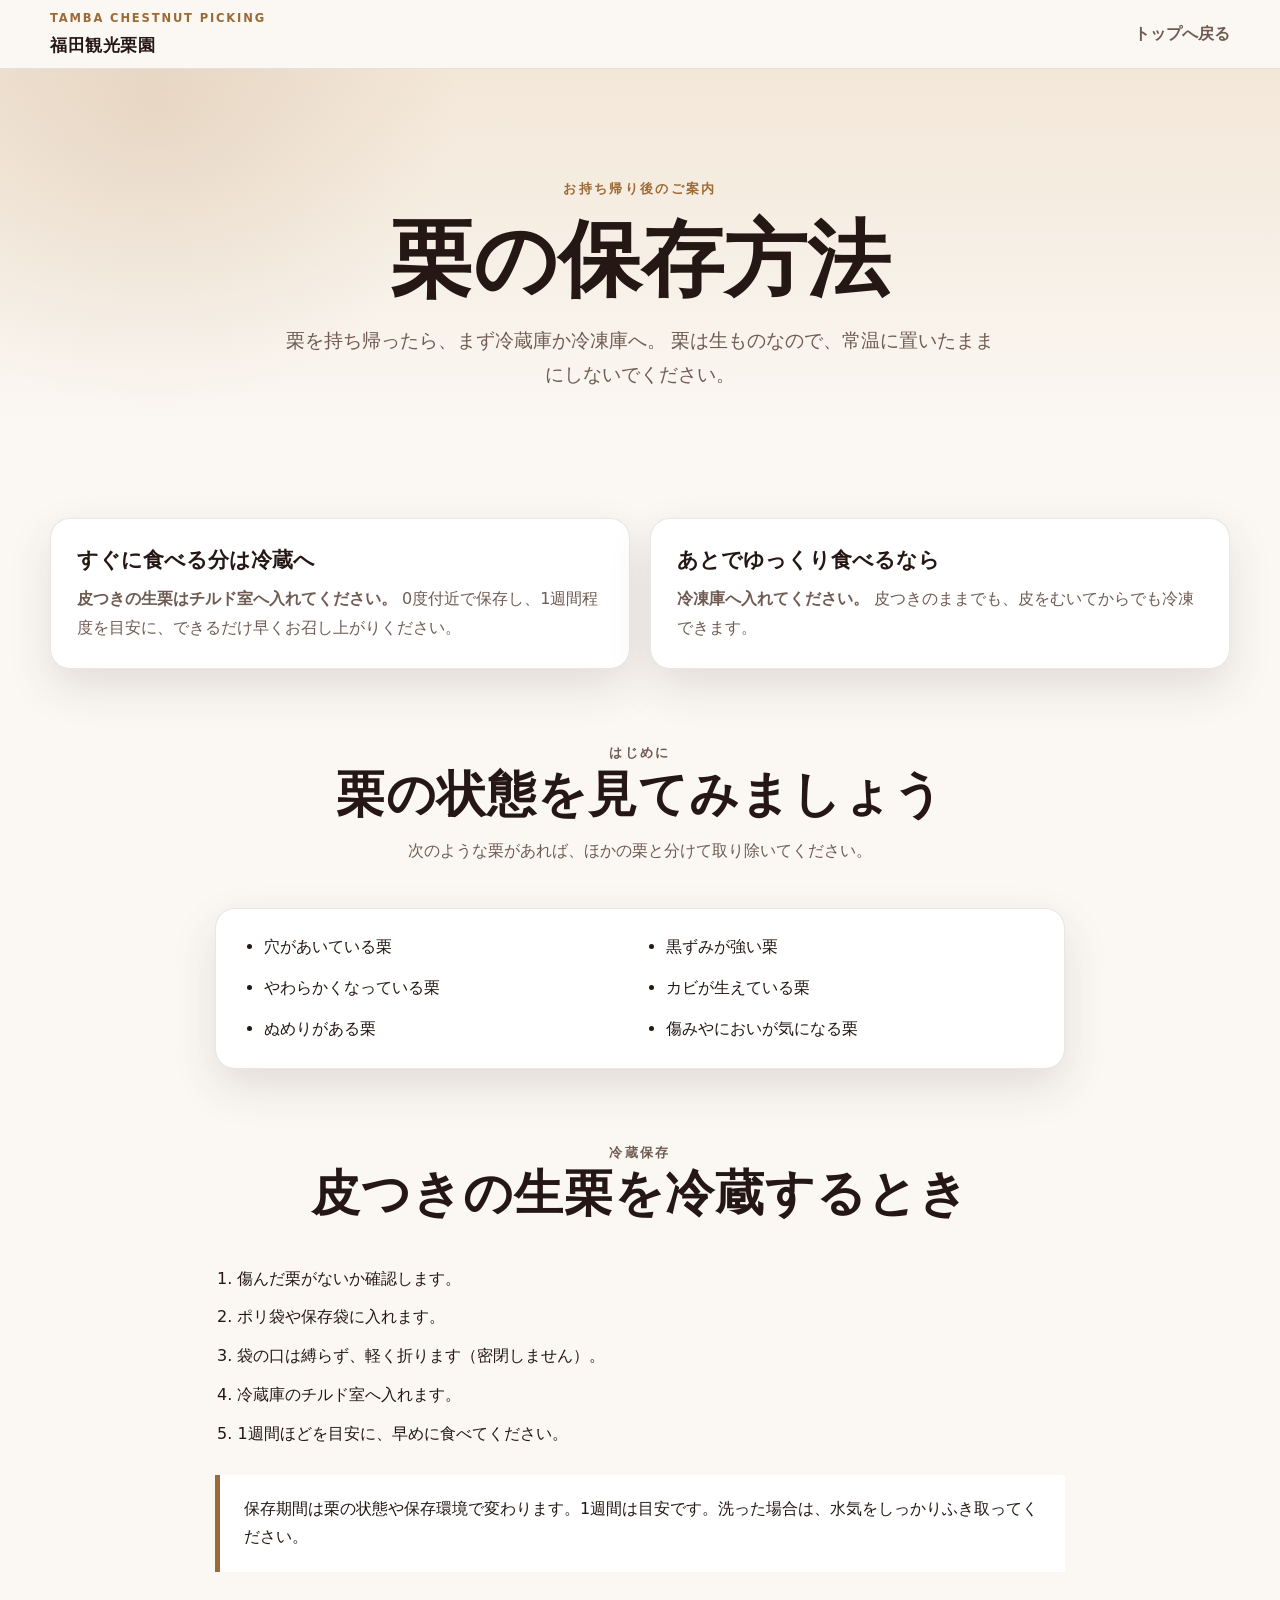
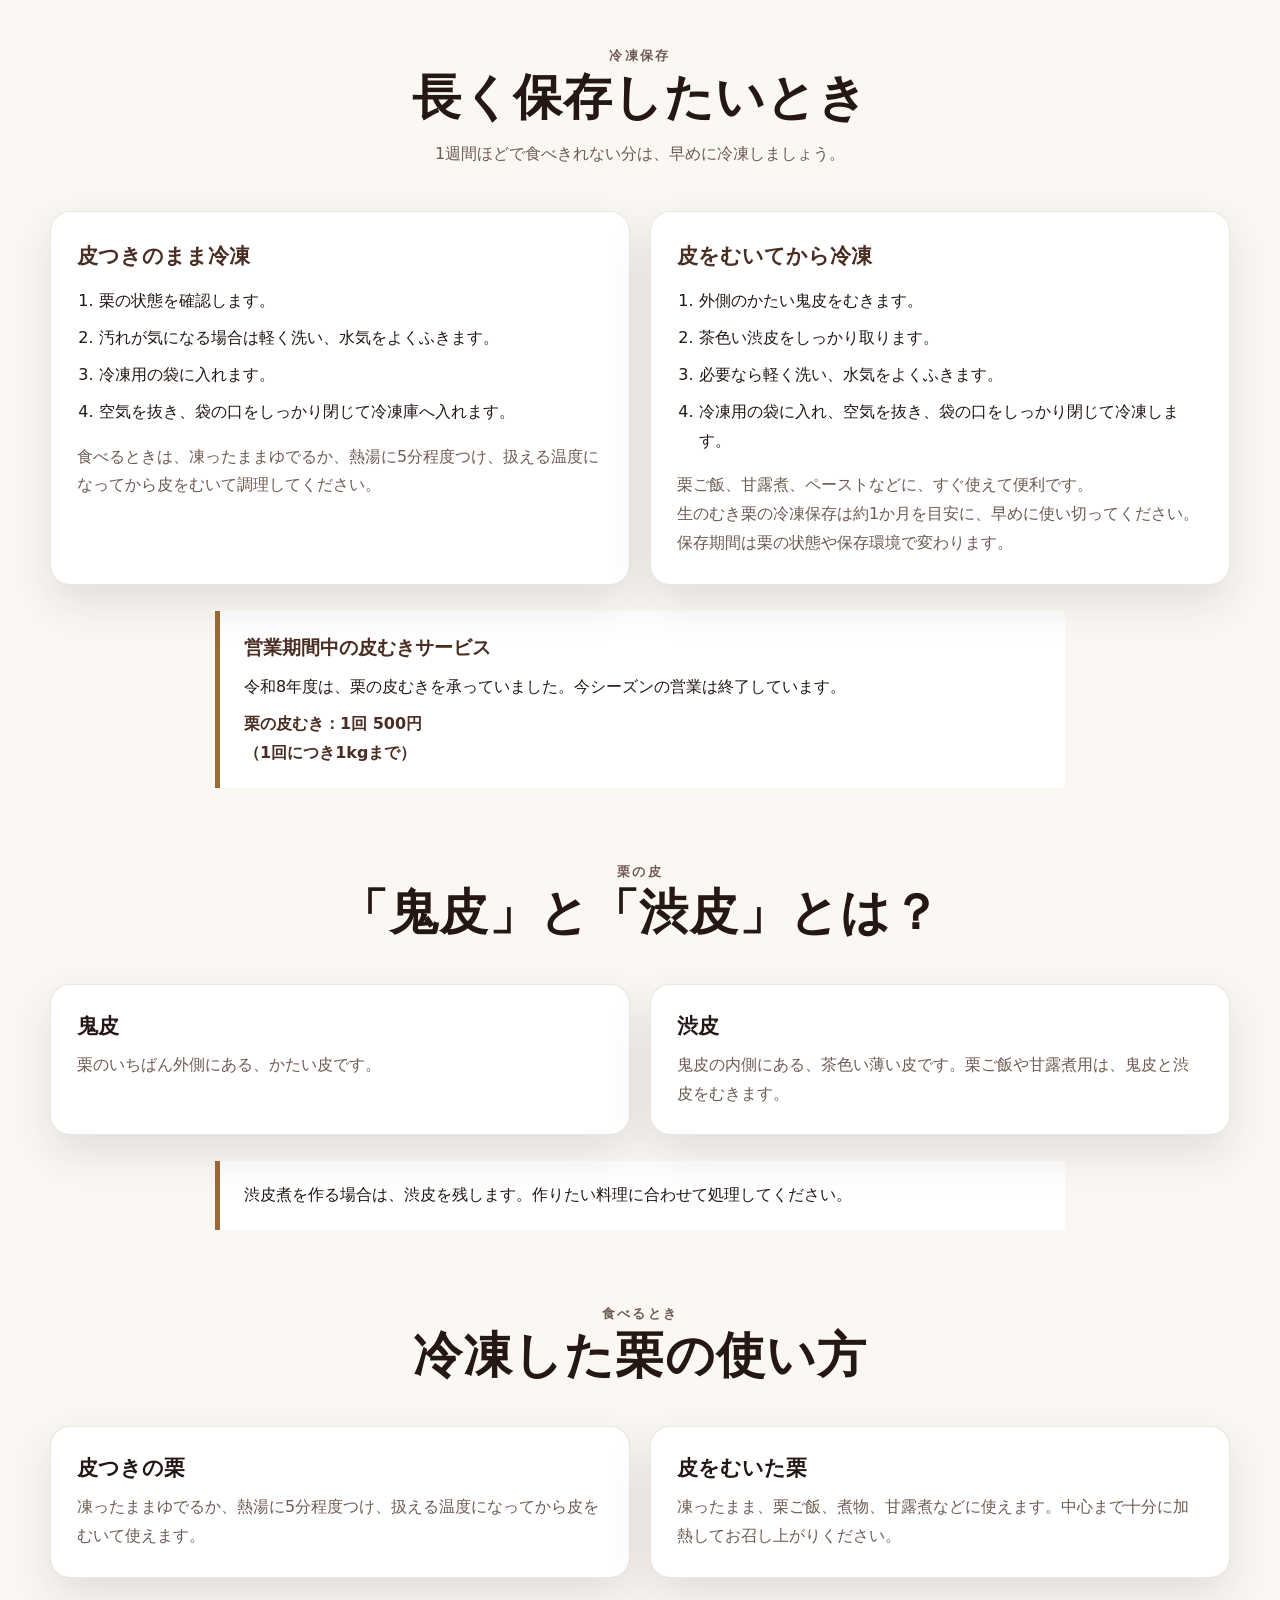
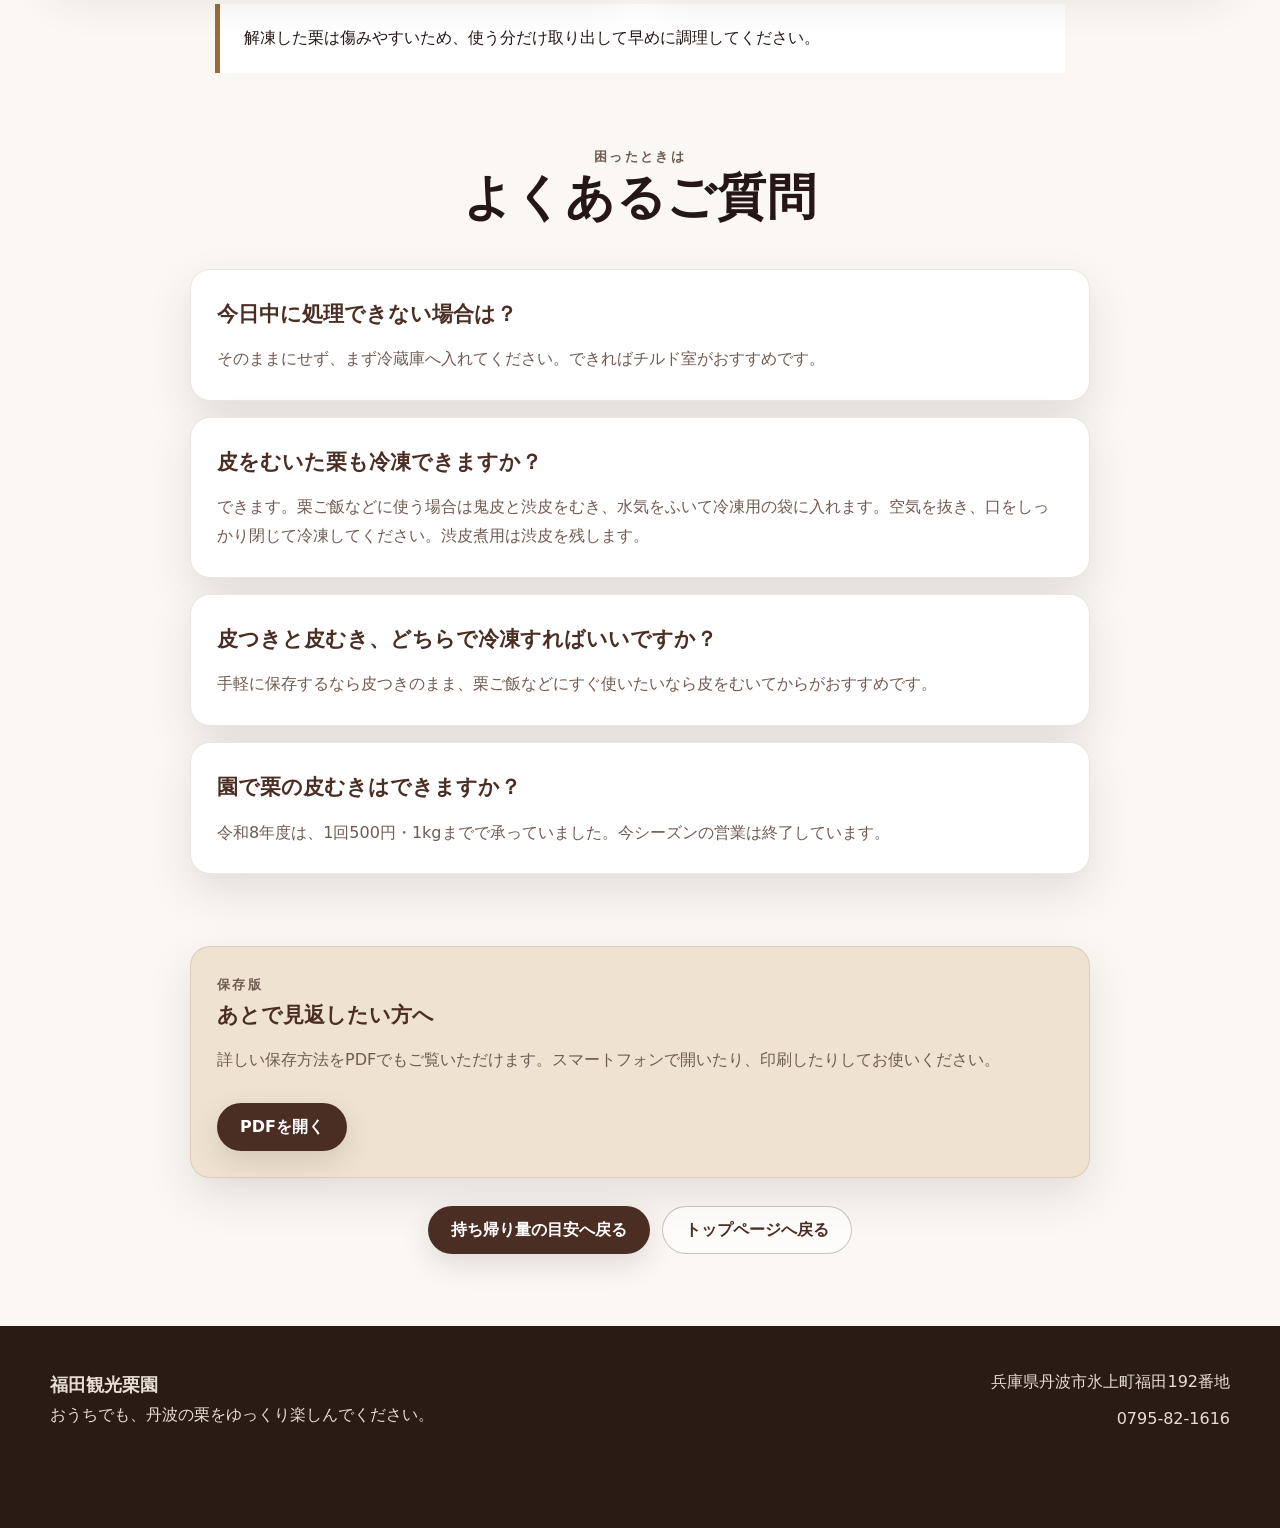
<file: chestnut-storage.html>
<!doctype html>
<html lang="ja">
  <head>
    <meta charset="UTF-8" />
    <meta name="viewport" content="width=device-width, initial-scale=1.0" />
    <title>栗の保存方法 | 福田観光栗園</title>
    <meta
      name="description"
      content="福田観光栗園で持ち帰った栗を、おいしく楽しむための保存方法を紹介します。"
    />
    <meta name="theme-color" content="#4b2e23" />
    <link
      rel="canonical"
      href="https://s12s088yt21-alt.github.io/fukuda-kurien-site/chestnut-storage.html"
    />
    <link rel="icon" href="favicon-hero.png" type="image/png" />
    <link rel="apple-touch-icon" href="apple-touch-icon.png" />
    <meta property="og:title" content="栗の保存方法 | 福田観光栗園" />
    <meta
      property="og:description"
      content="持ち帰った栗をおいしく楽しむための、冷蔵・冷凍保存の方法をご紹介します。"
    />
    <meta property="og:type" content="article" />
    <meta
      property="og:url"
      content="https://s12s088yt21-alt.github.io/fukuda-kurien-site/chestnut-storage.html"
    />
    <meta property="og:site_name" content="福田観光栗園" />
    <meta property="og:locale" content="ja_JP" />
    <meta
      property="og:image"
      content="https://s12s088yt21-alt.github.io/fukuda-kurien-site/images/hero-share.jpg"
    />
    <meta name="twitter:card" content="summary_large_image" />
    <link rel="preconnect" href="https://fonts.googleapis.com" />
    <link rel="preconnect" href="https://fonts.gstatic.com" crossorigin />
    <link
      href="https://fonts.googleapis.com/css2?family=M+PLUS+Rounded+1c:wght@400;500;700;900&amp;display=swap"
      rel="stylesheet"
    />
    <link rel="stylesheet" href="style.css?v=20260913-mobile" />
  </head>
  <body class="subpage-body storage-page">
    <header class="subpage-header">
      <div class="container header-inner">
        <a class="brand" href="index.html">
          <span class="brand-kicker">Tamba Chestnut Picking</span>
          <span class="brand-name">福田観光栗園</span>
        </a>
        <a class="back-link" href="index.html">トップへ戻る</a>
      </div>
    </header>

    <main>
      <section class="guide-hero">
        <div class="container">
          <p class="section-kicker">お持ち帰り後のご案内</p>
          <h1>栗の保存方法</h1>
          <p class="guide-lead">
            栗を持ち帰ったら、まず冷蔵庫か冷凍庫へ。
            栗は生ものなので、常温に置いたままにしないでください。
          </p>
        </div>
      </section>

      <section class="guide-section">
        <div class="container">
          <div class="storage-grid storage-grid-two">
            <article class="storage-card">
              <h2>すぐに食べる分は冷蔵へ</h2>
              <p><strong>皮つきの生栗はチルド室へ入れてください。</strong> 0度付近で保存し、1週間程度を目安に、できるだけ早くお召し上がりください。</p>
            </article>
            <article class="storage-card">
              <h2>あとでゆっくり食べるなら</h2>
              <p><strong>冷凍庫へ入れてください。</strong> 皮つきのままでも、皮をむいてからでも冷凍できます。</p>
            </article>
          </div>
        </div>
      </section>

      <section class="guide-section">
        <div class="container">
          <div class="section-heading">
            <p class="section-kicker">はじめに</p>
            <h2>栗の状態を見てみましょう</h2>
            <p>次のような栗があれば、ほかの栗と分けて取り除いてください。</p>
          </div>
          <ul class="storage-check-list">
            <li>穴があいている栗</li>
            <li>黒ずみが強い栗</li>
            <li>やわらかくなっている栗</li>
            <li>カビが生えている栗</li>
            <li>ぬめりがある栗</li>
            <li>傷みやにおいが気になる栗</li>
          </ul>
        </div>
      </section>

      <section class="guide-section">
        <div class="container">
          <div class="section-heading">
            <p class="section-kicker">冷蔵保存</p>
            <h2><span class="text-chunk">皮つきの生栗を</span><span class="text-chunk">冷蔵するとき</span></h2>
          </div>
          <ol class="storage-steps">
            <li>傷んだ栗がないか確認します。</li>
            <li>ポリ袋や保存袋に入れます。</li>
            <li>袋の口は縛らず、軽く折ります（密閉しません）。</li>
            <li>冷蔵庫のチルド室へ入れます。</li>
            <li>1週間ほどを目安に、早めに食べてください。</li>
          </ol>
          <div class="storage-note">
            <p>保存期間は栗の状態や保存環境で変わります。1週間は目安です。洗った場合は、水気をしっかりふき取ってください。</p>
          </div>
        </div>
      </section>

      <section class="guide-section">
        <div class="container">
          <div class="section-heading">
            <p class="section-kicker">冷凍保存</p>
            <h2>長く保存したいとき</h2>
            <p>1週間ほどで食べきれない分は、早めに冷凍しましょう。</p>
          </div>
          <div class="storage-method-grid">
            <article class="storage-method-card">
              <h3>皮つきのまま冷凍</h3>
              <ol>
                <li>栗の状態を確認します。</li>
                <li>汚れが気になる場合は軽く洗い、水気をよくふきます。</li>
                <li>冷凍用の袋に入れます。</li>
                <li>空気を抜き、袋の口をしっかり閉じて冷凍庫へ入れます。</li>
              </ol>
              <p>食べるときは、凍ったままゆでるか、熱湯に5分程度つけ、扱える温度になってから皮をむいて調理してください。</p>
            </article>
            <article class="storage-method-card">
              <h3>皮をむいてから冷凍</h3>
              <ol>
                <li>外側のかたい鬼皮をむきます。</li>
                <li>茶色い渋皮をしっかり取ります。</li>
                <li>必要なら軽く洗い、水気をよくふきます。</li>
                <li>冷凍用の袋に入れ、空気を抜き、袋の口をしっかり閉じて冷凍します。</li>
              </ol>
              <p>栗ご飯、甘露煮、ペーストなどに、すぐ使えて便利です。</p>
              <p>生のむき栗の冷凍保存は約1か月を目安に、早めに使い切ってください。保存期間は栗の状態や保存環境で変わります。</p>
            </article>
          </div>
          <div class="storage-note storage-peeling-note">
            <h3>営業期間中の皮むきサービス</h3>
            <p>
              令和8年度は、栗の皮むきを承っていました。今シーズンの営業は終了しています。
            </p>
            <p class="storage-note-meta">栗の皮むき：1回 500円<br>（1回につき1kgまで）</p>
          </div>
        </div>
      </section>

      <section class="guide-section">
        <div class="container">
          <div class="section-heading">
            <p class="section-kicker">栗の皮</p>
            <h2>「鬼皮」と「渋皮」とは？</h2>
          </div>
          <div class="storage-grid storage-grid-two">
            <article class="storage-card">
              <h2>鬼皮</h2>
              <p>栗のいちばん外側にある、かたい皮です。</p>
            </article>
            <article class="storage-card">
              <h2>渋皮</h2>
              <p>鬼皮の内側にある、茶色い薄い皮です。栗ご飯や甘露煮用は、鬼皮と渋皮をむきます。</p>
            </article>
          </div>
          <div class="storage-note">
            <p>渋皮煮を作る場合は、渋皮を残します。作りたい料理に合わせて処理してください。</p>
          </div>
        </div>
      </section>

      <section class="guide-section">
        <div class="container">
          <div class="section-heading">
            <p class="section-kicker">食べるとき</p>
            <h2>冷凍した栗の使い方</h2>
          </div>
          <div class="storage-grid storage-grid-two">
            <article class="storage-card">
              <h2>皮つきの栗</h2>
              <p>凍ったままゆでるか、熱湯に5分程度つけ、扱える温度になってから皮をむいて使えます。</p>
            </article>
            <article class="storage-card">
              <h2>皮をむいた栗</h2>
              <p>凍ったまま、栗ご飯、煮物、甘露煮などに使えます。中心まで十分に加熱してお召し上がりください。</p>
            </article>
          </div>
          <div class="storage-note">
            <p>解凍した栗は傷みやすいため、使う分だけ取り出して早めに調理してください。</p>
          </div>
        </div>
      </section>

      <section class="guide-section">
        <div class="container">
          <div class="section-heading">
            <p class="section-kicker">困ったときは</p>
            <h2>よくあるご質問</h2>
          </div>
          <div class="storage-faq">
            <article>
              <h3>今日中に処理できない場合は？</h3>
              <p>そのままにせず、まず冷蔵庫へ入れてください。できればチルド室がおすすめです。</p>
            </article>
            <article>
              <h3>皮をむいた栗も冷凍できますか？</h3>
              <p>できます。栗ご飯などに使う場合は鬼皮と渋皮をむき、水気をふいて冷凍用の袋に入れます。空気を抜き、口をしっかり閉じて冷凍してください。渋皮煮用は渋皮を残します。</p>
            </article>
            <article>
              <h3>皮つきと皮むき、どちらで冷凍すればいいですか？</h3>
              <p>手軽に保存するなら皮つきのまま、栗ご飯などにすぐ使いたいなら皮をむいてからがおすすめです。</p>
            </article>
            <article>
              <h3>園で栗の皮むきはできますか？</h3>
              <p>令和8年度は、1回500円・1kgまでで承っていました。今シーズンの営業は終了しています。</p>
            </article>
          </div>
        </div>
      </section>

      <section class="guide-section">
        <div class="container">
          <div class="storage-download">
            <div>
              <p class="section-kicker">保存版</p>
              <h2>あとで見返したい方へ</h2>
              <p>詳しい保存方法をPDFでもご覧いただけます。スマートフォンで開いたり、印刷したりしてお使いください。</p>
              <div class="guide-actions storage-download-actions">
                <a class="btn btn-primary" href="downloads/chestnut-storage-guide.pdf?v=20260921" target="_blank">PDFを開く</a>
              </div>
            </div>
          </div>
          <div class="guide-actions">
            <a class="btn btn-primary" href="how-much-chestnuts.html">持ち帰り量の目安へ戻る</a>
            <a class="btn btn-outline" href="index.html">トップページへ戻る</a>
          </div>
        </div>
      </section>
    </main>

    <footer class="site-footer">
      <div class="container footer-inner">
        <div>
          <p class="footer-brand">福田観光栗園</p>
          <p>おうちでも、丹波の栗をゆっくり楽しんでください。</p>
        </div>
        <div class="footer-meta">
          <p>兵庫県丹波市氷上町福田192番地</p>
          <p>0795-82-1616</p>
        </div>
      </div>
    </footer>
  </body>
</html>
</file>
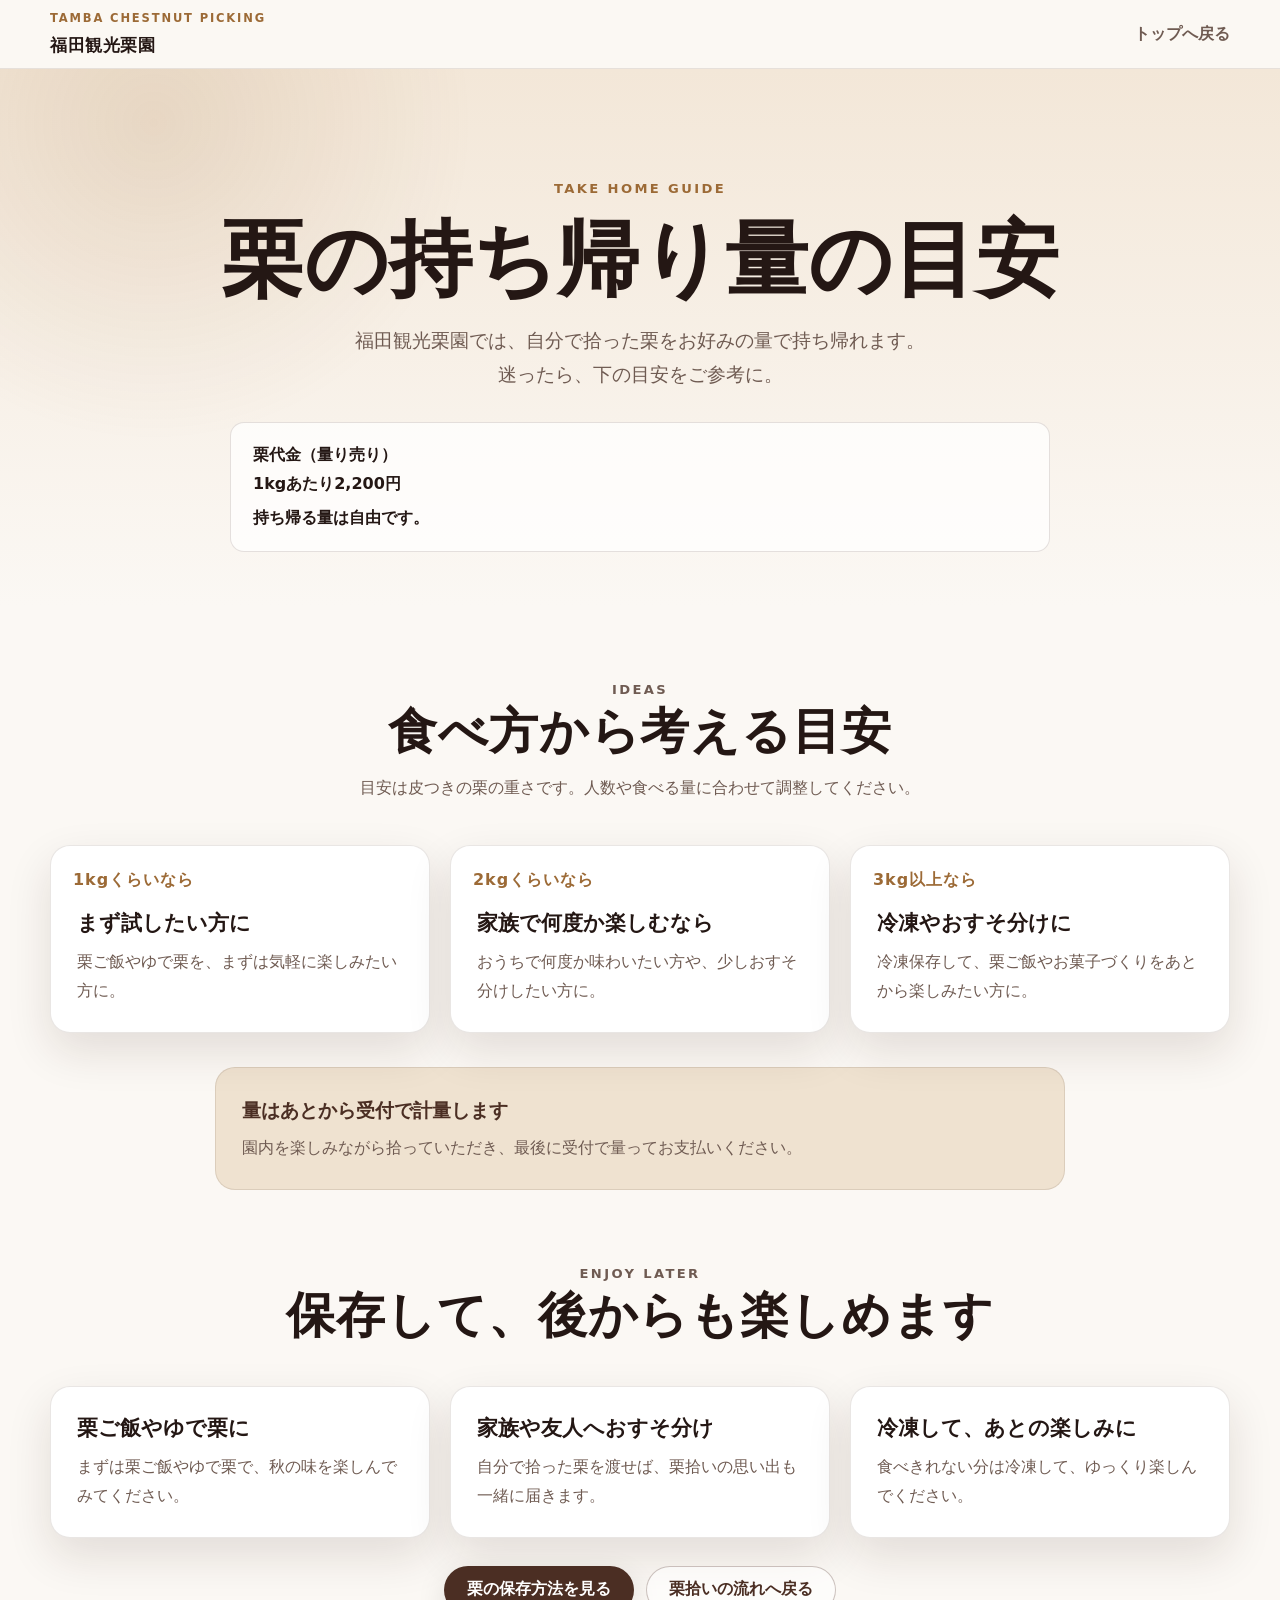
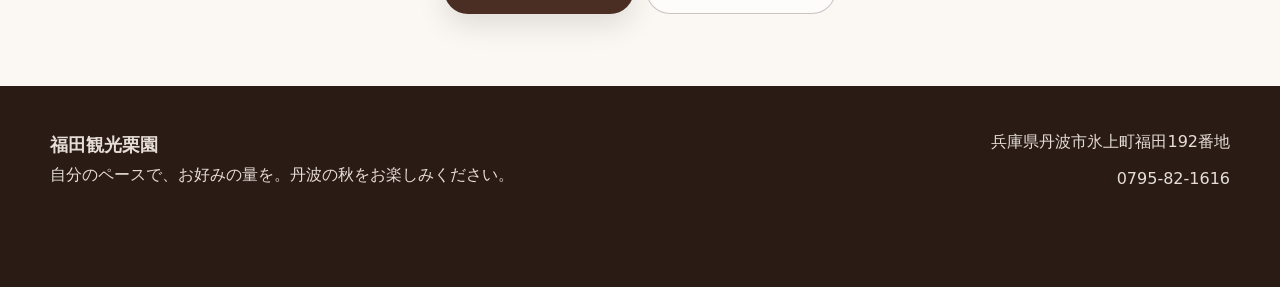
<file: how-much-chestnuts.html>
<!doctype html>
<html lang="ja">
  <head>
    <meta charset="UTF-8" />
    <meta name="viewport" content="width=device-width, initial-scale=1.0" />
    <title>栗の持ち帰り量の目安 | 福田観光栗園</title>
    <meta
      name="description"
      content="福田観光栗園で拾った栗の持ち帰り量を、食べ方に合わせて分かりやすく紹介します。お好みの量でお楽しみください。"
    />
    <meta name="theme-color" content="#4b2e23" />
    <link
      rel="canonical"
      href="https://s12s088yt21-alt.github.io/fukuda-kurien-site/how-much-chestnuts.html"
    />
    <link rel="icon" href="favicon-hero.png" type="image/png" />
    <link rel="apple-touch-icon" href="apple-touch-icon.png" />
    <meta property="og:title" content="栗の持ち帰り量の目安 | 福田観光栗園" />
    <meta
      property="og:description"
      content="栗ご飯やおすそ分けなど、食べ方に合わせた栗の持ち帰り量の目安をご紹介します。"
    />
    <meta property="og:type" content="article" />
    <meta
      property="og:url"
      content="https://s12s088yt21-alt.github.io/fukuda-kurien-site/how-much-chestnuts.html"
    />
    <meta property="og:site_name" content="福田観光栗園" />
    <meta property="og:locale" content="ja_JP" />
    <meta
      property="og:image"
      content="https://s12s088yt21-alt.github.io/fukuda-kurien-site/images/hero-share.jpg"
    />
    <meta name="twitter:card" content="summary_large_image" />
    <link rel="preconnect" href="https://fonts.googleapis.com" />
    <link rel="preconnect" href="https://fonts.gstatic.com" crossorigin />
    <link
      href="https://fonts.googleapis.com/css2?family=M+PLUS+Rounded+1c:wght@400;500;700;900&amp;display=swap"
      rel="stylesheet"
    />
    <link rel="stylesheet" href="style.css?v=20260913-mobile" />
  </head>
  <body class="subpage-body">
    <header class="subpage-header">
      <div class="container header-inner">
        <a class="brand" href="index.html">
          <span class="brand-kicker">Tamba Chestnut Picking</span>
          <span class="brand-name">福田観光栗園</span>
        </a>
        <a class="back-link" href="index.html">トップへ戻る</a>
      </div>
    </header>

    <main>
      <section class="guide-hero">
        <div class="container">
          <p class="section-kicker">Take Home Guide</p>
          <h1><span class="text-chunk">栗の持ち帰り量の</span><span class="text-chunk">目安</span></h1>
          <p class="guide-lead">
            福田観光栗園では、自分で拾った栗をお好みの量で持ち帰れます。<br />
            迷ったら、下の目安をご参考に。
          </p>
          <p class="freedom-note">
            <span class="option-line">栗代金（量り売り）<br><span class="price-nowrap">1kgあたり2,200円</span></span>
            <span class="option-line">持ち帰る量は自由です。</span>
          </p>
        </div>
      </section>

      <section class="guide-section">
        <div class="container">
          <div class="section-heading">
            <p class="section-kicker">Ideas</p>
            <h2>食べ方から考える目安</h2>
            <p>目安は皮つきの栗の重さです。人数や食べる量に合わせて調整してください。</p>
          </div>
          <div class="amount-grid">
            <article class="amount-card">
              <span class="amount-label">1kgくらいなら</span>
              <h2>まず試したい方に</h2>
              <p>栗ご飯やゆで栗を、まずは気軽に楽しみたい方に。</p>
            </article>
            <article class="amount-card">
              <span class="amount-label">2kgくらいなら</span>
              <h2>家族で何度か楽しむなら</h2>
              <p>おうちで何度か味わいたい方や、少しおすそ分けしたい方に。</p>
            </article>
            <article class="amount-card">
              <span class="amount-label">3kg以上なら</span>
              <h2>冷凍やおすそ分けに</h2>
              <p>冷凍保存して、栗ご飯やお菓子づくりをあとから楽しみたい方に。</p>
            </article>
          </div>
          <div class="guide-callout">
            <strong>量はあとから受付で計量します</strong>
            <p>園内を楽しみながら拾っていただき、最後に受付で量ってお支払いください。</p>
          </div>
        </div>
      </section>

      <section class="guide-section">
        <div class="container">
          <div class="section-heading">
            <p class="section-kicker">Enjoy Later</p>
            <h2>保存して、後からも楽しめます</h2>
          </div>
          <div class="use-grid">
            <article class="use-card">
              <h2>栗ご飯やゆで栗に</h2>
              <p>まずは栗ご飯やゆで栗で、秋の味を楽しんでみてください。</p>
            </article>
            <article class="use-card">
              <h2>家族や友人へおすそ分け</h2>
              <p>自分で拾った栗を渡せば、栗拾いの思い出も一緒に届きます。</p>
            </article>
            <article class="use-card">
              <h2>冷凍して、あとの楽しみに</h2>
              <p>食べきれない分は冷凍して、ゆっくり楽しんでください。</p>
            </article>
          </div>
          <div class="guide-actions">
            <a class="btn btn-primary" href="chestnut-storage.html">栗の保存方法を見る</a>
            <a class="btn btn-outline" href="index.html#flow">栗拾いの流れへ戻る</a>
          </div>
        </div>
      </section>
    </main>

    <footer class="site-footer">
      <div class="container footer-inner">
        <div>
          <p class="footer-brand">福田観光栗園</p>
          <p>自分のペースで、お好みの量を。丹波の秋をお楽しみください。</p>
        </div>
        <div class="footer-meta">
          <p>兵庫県丹波市氷上町福田192番地</p>
          <p>0795-82-1616</p>
        </div>
      </div>
    </footer>
  </body>
</html>
</file>
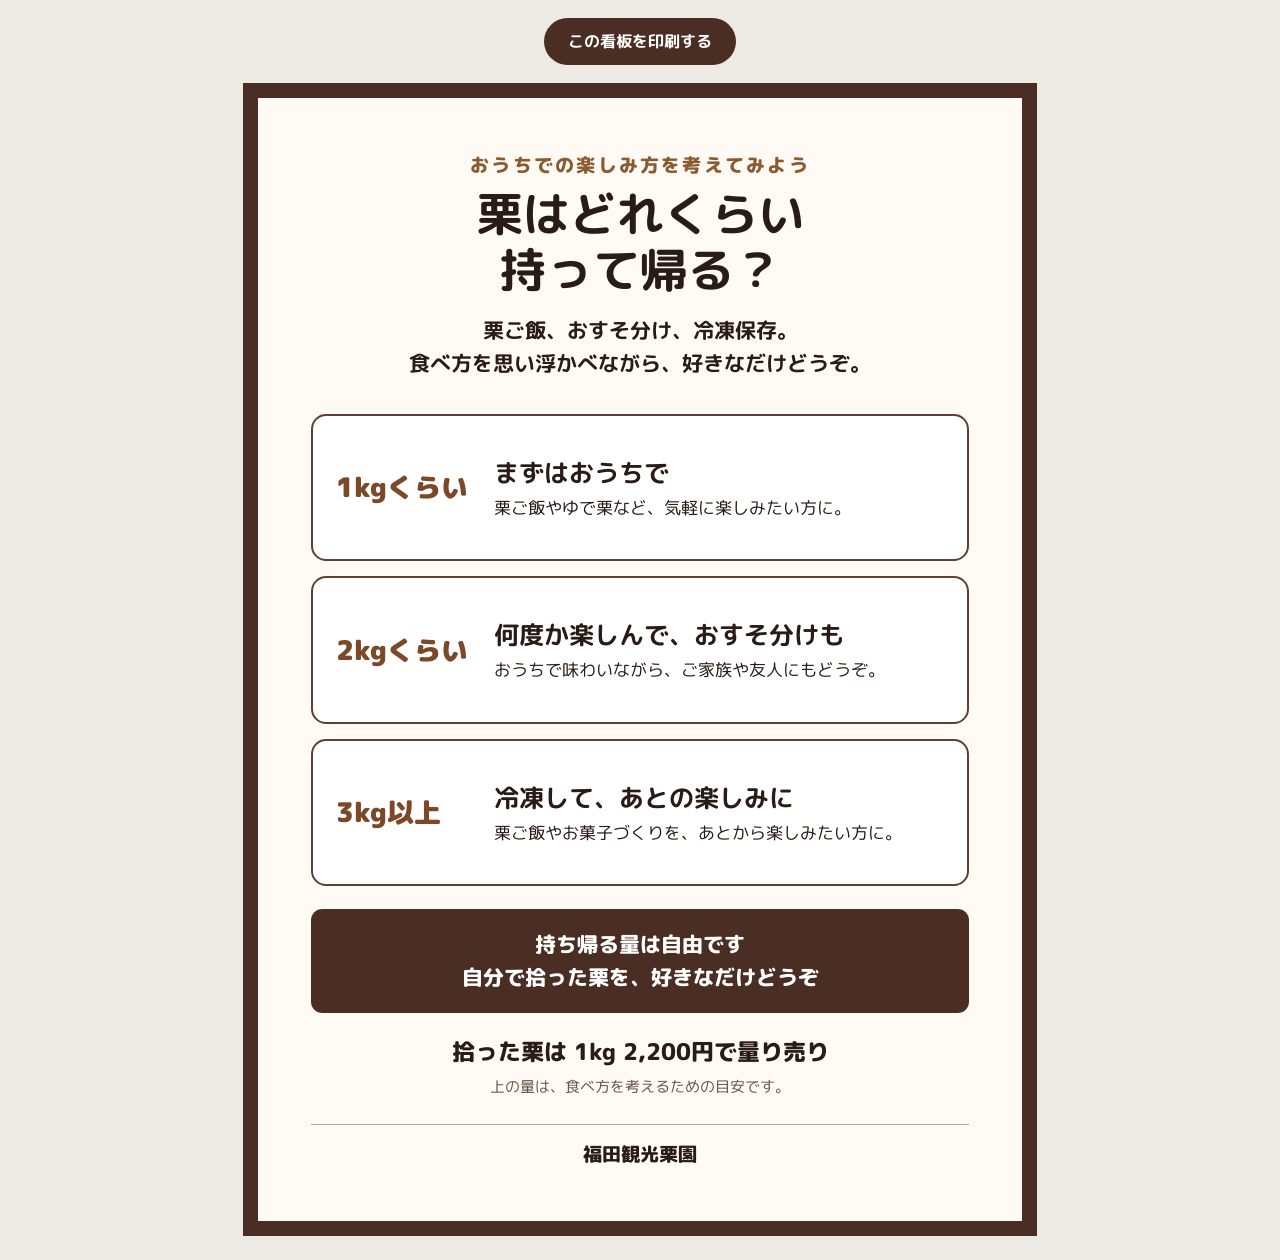
<file: how-much-sign.html>
<!doctype html>
<html lang="ja">
  <head>
    <meta charset="UTF-8" />
    <meta name="viewport" content="width=device-width, initial-scale=1.0" />
    <title>印刷用看板 | 栗はどれくらい持って帰る？</title>
    <meta name="robots" content="noindex, nofollow" />
    <link rel="icon" href="favicon-hero.png" type="image/png" />
    <link rel="apple-touch-icon" href="apple-touch-icon.png" />
    <link rel="preconnect" href="https://fonts.googleapis.com" />
    <link rel="preconnect" href="https://fonts.gstatic.com" crossorigin />
    <link
      href="https://fonts.googleapis.com/css2?family=M+PLUS+Rounded+1c:wght@400;500;700;900&amp;display=swap"
      rel="stylesheet"
    />
    <style>
      @page { size: A4 portrait; margin: 0; }
      * { box-sizing: border-box; }
      body {
        margin: 0;
        color: #291b16;
        background: #ede9e3;
        font-family: "M PLUS Rounded 1c", "Hiragino Sans", "Yu Gothic", "Meiryo", sans-serif;
      }
      .print-button {
        display: block;
        margin: 18px auto;
        padding: 12px 24px;
        border: 0;
        border-radius: 999px;
        color: #fff;
        background: #4b2e23;
        font: inherit;
        font-weight: 700;
        cursor: pointer;
      }
      .sheet {
        width: 210mm;
        min-height: 297mm;
        margin: 0 auto 24px;
        padding: 14mm;
        border: 4mm solid #4b2e23;
        background: #fffaf3;
      }
      header { text-align: center; }
      .kicker {
        margin: 0 0 2mm;
        color: #8a5b30;
        font-size: 14pt;
        font-weight: 800;
        letter-spacing: .12em;
      }
      h1 {
        margin: 0;
        font-family: "M PLUS Rounded 1c", "Hiragino Sans", "Yu Gothic", sans-serif;
        font-size: 35pt;
        font-weight: 700;
        line-height: 1.2;
      }
      .lead {
        margin: 4mm auto 0;
        font-size: 16pt;
        font-weight: 700;
        line-height: 1.55;
      }
      .cards {
        display: grid;
        gap: 4mm;
        margin: 9mm 0 6mm;
      }
      .card {
        display: grid;
        grid-template-columns: 42mm 1fr;
        align-items: center;
        min-height: 39mm;
        padding: 5mm 6mm;
        border: 2px solid #5d4034;
        border-radius: 4mm;
        background: #fff;
      }
      .amount {
        color: #7c4928;
        font-size: 20pt;
        font-weight: 900;
      }
      .card h2 {
        margin: 0 0 1mm;
        font-size: 19pt;
      }
      .card p {
        margin: 0;
        font-size: 13pt;
        line-height: 1.5;
      }
      .freedom {
        margin: 6mm 0;
        padding: 5mm;
        color: #fff;
        border-radius: 3mm;
        background: #4b2e23;
        text-align: center;
        font-size: 16pt;
        font-weight: 800;
        line-height: 1.55;
      }
      .price {
        margin: 0;
        text-align: center;
        font-size: 17pt;
        font-weight: 800;
      }
      .small {
        margin: 2mm 0 0;
        text-align: center;
        color: #68544b;
        font-size: 11pt;
      }
      footer {
        margin-top: 7mm;
        padding-top: 4mm;
        border-top: 1px solid #b8a99e;
        text-align: center;
        font-size: 14pt;
        font-weight: 800;
      }
      @media screen and (max-width: 800px) {
        body { padding: 0 12px; }
        .sheet {
          width: 100%;
          min-height: 0;
          padding: 24px 18px;
          border-width: 10px;
        }
        h1 { font-size: clamp(30px, 10vw, 46px); }
        .lead { font-size: 16px; }
        .card {
          grid-template-columns: 1fr;
          gap: 6px;
          min-height: 0;
          padding: 18px;
        }
        .amount { font-size: 20px; }
        .card h2 { font-size: 20px; }
        .card p { font-size: 15px; }
        .freedom, .price { font-size: 17px; }
      }
      @media print {
        body { background: #fff; }
        .print-button { display: none; }
        .sheet {
          width: 210mm;
          height: 296mm;
          min-height: 0;
          margin: 0;
          padding: 14mm;
          border-width: 4mm;
          overflow: hidden;
          break-after: avoid;
        }
        .card {
          grid-template-columns: 42mm 1fr;
          min-height: 39mm;
          padding: 5mm 6mm;
        }
      }
    </style>
  </head>
  <body>
    <button class="print-button" type="button" onclick="window.print()">この看板を印刷する</button>
    <main class="sheet">
      <header>
        <p class="kicker">おうちでの楽しみ方を考えてみよう</p>
        <h1>栗はどれくらい<br />持って帰る？</h1>
        <p class="lead">栗ご飯、おすそ分け、冷凍保存。<br />食べ方を思い浮かべながら、好きなだけどうぞ。</p>
      </header>

      <section class="cards" aria-label="持ち帰り量の参考">
        <article class="card">
          <div class="amount">1kgくらい</div>
          <div>
            <h2>まずはおうちで</h2>
            <p>栗ご飯やゆで栗など、気軽に楽しみたい方に。</p>
          </div>
        </article>
        <article class="card">
          <div class="amount">2kgくらい</div>
          <div>
            <h2>何度か楽しんで、おすそ分けも</h2>
            <p>おうちで味わいながら、ご家族や友人にもどうぞ。</p>
          </div>
        </article>
        <article class="card">
          <div class="amount">3kg以上</div>
          <div>
            <h2>冷凍して、あとの楽しみに</h2>
            <p>栗ご飯やお菓子づくりを、あとから楽しみたい方に。</p>
          </div>
        </article>
      </section>

      <p class="freedom">持ち帰る量は自由です<br />自分で拾った栗を、好きなだけどうぞ</p>
      <p class="price">拾った栗は 1kg 2,200円で量り売り</p>
      <p class="small">上の量は、食べ方を考えるための目安です。</p>

      <footer>福田観光栗園</footer>
    </main>
  </body>
</html>
</file>
<file: style.css>
:root {
  --bg: #f7f2eb;
  --bg-soft: #fbf8f4;
  --surface: rgba(255, 255, 255, 0.72);
  --surface-strong: #ffffff;
  --text: #241714;
  --muted: #6f5b52;
  --line: rgba(78, 49, 36, 0.12);
  --primary: #4b2e23;
  --primary-strong: #341d15;
  --accent: #9c6a36;
  --accent-soft: #efe2d0;
  --green: #475b45;
  --shadow: 0 18px 45px rgba(46, 27, 19, 0.12);
  --radius-xl: 28px;
  --radius-lg: 20px;
  --radius-md: 14px;
  --container: 1180px;
  --header-h: 76px;
}

*,
*::before,
*::after {
  box-sizing: border-box;
}

html {
  scroll-behavior: smooth;
  scroll-padding-top: calc(var(--header-h) + 24px);
}

body {
  margin: 0;
  color: var(--text);
  background:
    radial-gradient(circle at top left, rgba(156, 106, 54, 0.06), transparent 22%),
    linear-gradient(180deg, #fbf8f4 0%, #f5efe7 100%);
  font-family:
    "Hiragino Sans",
    "Yu Gothic",
    "Meiryo",
    system-ui,
    -apple-system,
    sans-serif;
  line-height: 1.8;
  -webkit-font-smoothing: antialiased;
  text-rendering: optimizeLegibility;
}

img {
  display: block;
  max-width: 100%;
  height: auto;
}

button,
input,
textarea,
select {
  font: inherit;
}

a {
  color: inherit;
  text-decoration: none;
}

p,
h1,
h2,
h3,
figure {
  margin: 0;
}

.container {
  width: min(calc(100% - 32px), var(--container));
  margin-inline: auto;
}

.section {
  padding: 88px 0;
  scroll-margin-top: calc(var(--header-h) + 24px);
}

#access {
  scroll-margin-top: calc(var(--header-h) + 28px);
}

.section-heading {
  max-width: 760px;
  margin: 0 auto 42px;
  text-align: center;
}

.section-heading.left {
  margin-inline: 0;
  text-align: left;
}

.section-heading.compact {
  margin-bottom: 28px;
}

.section-kicker {
  margin: 0 0 12px;
  color: var(--accent);
  font-size: 0.82rem;
  font-weight: 700;
  letter-spacing: 0.18em;
  text-transform: uppercase;
}

.section-heading h2,
.story-copy h2,
.about-copy h2,
.access-copy h2 {
  margin: 0 0 14px;
  font-family:
    "Hiragino Sans",
    "Yu Gothic",
    sans-serif;
  font-weight: 700;
  font-size: clamp(2rem, 3.8vw, 3.4rem);
  line-height: 1.2;
  letter-spacing: 0.02em;
}

.section-heading p {
  margin: 0;
  color: var(--muted);
}

.site-header {
  position: sticky;
  top: 0;
  z-index: 50;
  height: var(--header-h);
  backdrop-filter: blur(16px);
  background: rgba(247, 242, 235, 0.7);
  border-bottom: 1px solid rgba(75, 46, 35, 0.08);
}

.header-inner {
  display: flex;
  align-items: center;
  justify-content: space-between;
  gap: 24px;
  min-height: var(--header-h);
}

.brand {
  display: grid;
  gap: 2px;
}

.brand-kicker {
  font-size: 0.72rem;
  font-weight: 700;
  letter-spacing: 0.16em;
  text-transform: uppercase;
  color: var(--accent);
}

.brand-name {
  font-size: 1.05rem;
  font-weight: 800;
  letter-spacing: 0.03em;
}

.site-nav {
  display: flex;
  align-items: center;
  gap: 24px;
}

.site-nav a {
  position: relative;
  font-size: 0.95rem;
  color: var(--muted);
}

.site-nav a::after {
  content: "";
  position: absolute;
  left: 0;
  bottom: -6px;
  width: 100%;
  height: 1px;
  background: var(--primary);
  transform: scaleX(0);
  transform-origin: left;
  transition: transform 0.25s ease;
}

.site-nav a:hover::after,
.site-nav a:focus-visible::after {
  transform: scaleX(1);
}

.hero {
  position: relative;
  min-height: calc(100svh - var(--header-h));
  display: grid;
  align-items: center;
  overflow: clip;
}

.hero-media,
.hero-media picture,
.hero-media img,
.hero-overlay {
  position: absolute;
  inset: 0;
}

.hero-media picture {
  display: block;
}

.hero-media img {
  width: 100%;
  height: 100%;
  object-fit: cover;
}

.hero-overlay {
  background:
    linear-gradient(90deg, rgba(25, 15, 10, 0.72) 0%, rgba(25, 15, 10, 0.46) 42%, rgba(25, 15, 10, 0.16) 100%),
    linear-gradient(180deg, rgba(25, 15, 10, 0.08), rgba(25, 15, 10, 0.4));
}

.hero-content {
  position: relative;
  z-index: 1;
  padding: 88px 0 96px;
  color: #fffaf5;
}

.hero-content h1 {
  margin: 0 0 18px;
  font-family:
    "Hiragino Sans",
    "Yu Gothic",
    sans-serif;
  font-weight: 700;
  font-size: clamp(2.8rem, 6vw, 5.8rem);
  line-height: 1.05;
  letter-spacing: 0.04em;
}

.hero-lead {
  max-width: 680px;
  margin: 0 0 28px;
  color: rgba(255, 250, 245, 0.92);
  font-size: clamp(1rem, 1.5vw, 1.12rem);
}

.hero-highlight {
  color: #fffaf5;
  font-weight: 800;
}

.hero-actions {
  display: flex;
  flex-wrap: wrap;
  gap: 14px;
  margin-bottom: 28px;
}

.btn {
  display: inline-flex;
  align-items: center;
  justify-content: center;
  min-height: 48px;
  padding: 0 22px;
  border-radius: 999px;
  border: 1px solid transparent;
  font-weight: 700;
  transition:
    transform 0.2s ease,
    background-color 0.2s ease,
    border-color 0.2s ease,
    color 0.2s ease,
    box-shadow 0.2s ease;
}

.btn:hover,
.btn:focus-visible {
  transform: translateY(-1px);
}

.btn-primary {
  background: #fffaf5;
  color: var(--primary);
  box-shadow: 0 10px 30px rgba(0, 0, 0, 0.12);
}

.btn-secondary {
  color: #fffaf5;
  border-color: rgba(255, 250, 245, 0.4);
  background: rgba(255, 255, 255, 0.08);
}

.btn-instagram {
  color: var(--surface-strong);
  background: linear-gradient(135deg, #7f4b2c, #4b2e23);
  border-color: rgba(75, 46, 35, 0.9);
  box-shadow: 0 12px 28px rgba(75, 46, 35, 0.18);
}

.btn-instagram:hover,
.btn-instagram:focus-visible {
  background: linear-gradient(135deg, #8f5633, #341d15);
  box-shadow: 0 16px 32px rgba(52, 29, 21, 0.22);
}

.btn-mail {
  color: var(--surface-strong);
  background: var(--green);
  border-color: rgba(71, 91, 69, 0.9);
  box-shadow: 0 12px 28px rgba(71, 91, 69, 0.18);
}

.btn-mail:hover,
.btn-mail:focus-visible {
  background: #384936;
  box-shadow: 0 16px 32px rgba(56, 73, 54, 0.22);
}

.btn-outline {
  color: var(--primary);
  border-color: rgba(75, 46, 35, 0.28);
  background: rgba(255, 255, 255, 0.58);
}

.text-link {
  color: var(--primary);
  font-weight: 700;
  text-decoration: underline;
  text-decoration-color: rgba(75, 46, 35, 0.3);
  text-underline-offset: 3px;
}

.hero-points-label {
  margin: 0 0 10px;
  color: rgba(255, 250, 245, 0.72);
  font-size: 0.82rem;
  font-weight: 700;
  letter-spacing: 0.08em;
}

.hero-points {
  display: grid;
  grid-template-columns: repeat(2, minmax(0, max-content));
  gap: 8px 22px;
  padding: 0;
  margin: 0;
  list-style: none;
}

.hero-points li {
  display: flex;
  align-items: baseline;
  gap: 8px;
  color: rgba(255, 250, 245, 0.9);
  font-size: 0.95rem;
  line-height: 1.55;
}

.hero-points li::before {
  content: "✓";
  flex: 0 0 auto;
  color: #fffaf5;
  font-weight: 800;
}

.price-nowrap {
  white-space: nowrap;
}

.season-status {
  position: relative;
  z-index: 3;
  padding: 30px 0;
  color: #fff8f1;
  background: linear-gradient(100deg, #3e503d 0%, #536448 58%, #6b573b 100%);
  border-bottom: 1px solid rgba(255, 226, 174, 0.3);
  box-shadow: 0 10px 28px rgba(36, 23, 20, 0.14);
}

.season-status-inner {
  display: grid;
  max-width: 880px;
  gap: 16px;
  text-align: left;
}

.season-status-label {
  justify-self: start;
  padding: 5px 10px;
  border: 1px solid rgba(255, 255, 255, 0.36);
  border-radius: 999px;
  background: rgba(255, 255, 255, 0.08);
  font-size: 0.82rem;
  font-weight: 700;
}

.season-status h2 {
  font-size: clamp(1.4rem, 4.8vw, 1.8rem);
  line-height: 1.5;
}

.season-status-warning {
  padding: 18px 20px;
  border-left: 4px solid #ffe2ae;
  border-radius: 0 10px 10px 0;
  background: rgba(0, 0, 0, 0.16);
}

.season-status-warning p {
  margin-top: 10px;
}

.season-status strong {
  font-size: clamp(1.08rem, 2vw, 1.28rem);
  line-height: 1.4;
  letter-spacing: 0.03em;
}

.season-status-date {
  color: #ffe2ae;
  font-size: 1.08em;
}

.season-status p {
  color: rgba(255, 248, 241, 0.94);
  font-size: 0.92rem;
}

.quick-info {
  position: relative;
  padding-top: 24px;
  z-index: 2;
}

.info-grid {
  display: grid;
  grid-template-columns: repeat(5, 1fr);
  gap: 18px;
}

.info-card {
  padding: 22px 18px;
  border-radius: var(--radius-lg);
  background: rgba(255, 255, 255, 0.82);
  border: 1px solid rgba(255, 255, 255, 0.9);
  backdrop-filter: blur(18px);
  box-shadow: var(--shadow);
}

.info-label {
  display: inline-block;
  margin-bottom: 12px;
  color: var(--accent);
  font-size: 0.78rem;
  font-weight: 800;
  letter-spacing: 0.14em;
  text-transform: uppercase;
}

.info-card strong {
  display: block;
  margin-bottom: 8px;
  font-size: 1.04rem;
  line-height: 1.5;
}

.info-card p {
  margin: 0;
  color: var(--muted);
  font-size: 0.92rem;
  line-height: 1.7;
}

.about-grid,
.story-grid,
.access-grid {
  display: grid;
  grid-template-columns: 1.1fr 0.9fr;
  gap: 40px;
  align-items: center;
}

.about-copy p,
.story-copy p,
.access-copy p {
  margin: 0 0 16px;
  color: var(--muted);
}

.about-features {
  display: grid;
  grid-template-columns: repeat(3, 1fr);
  gap: 16px;
  margin-top: 28px;
}

.feature-card,
.note-card,
.side-panel,
.flow-card,
.price-card {
  border-radius: var(--radius-lg);
  background: rgba(255, 255, 255, 0.74);
  border: 1px solid var(--line);
  box-shadow: var(--shadow);
}

.feature-card {
  padding: 18px;
}

.feature-card h3 {
  margin: 0 0 8px;
  font-size: 1rem;
}

.feature-card p {
  margin: 0;
  color: var(--muted);
  font-size: 0.93rem;
}

.about-visual img,
.story-visual img,
.access-visual img {
  border-radius: var(--radius-xl);
  box-shadow: var(--shadow);
  object-fit: cover;
}

.gallery-grid {
  display: grid;
  grid-template-columns: 1.25fr 1fr 1fr;
  gap: 16px;
}

.gallery-item {
  position: relative;
  padding: 0;
  border: 0;
  border-radius: 22px;
  overflow: hidden;
  background: #ddd;
  box-shadow: var(--shadow);
  min-height: 250px;
}

.gallery-item img {
  width: 100%;
  height: 100%;
  object-fit: cover;
  transition:
    transform 0.45s ease,
    filter 0.45s ease;
}

.gallery-item::after {
  content: "写真";
  position: absolute;
  right: 14px;
  bottom: 14px;
  padding: 8px 12px;
  border-radius: 999px;
  background: rgba(20, 12, 8, 0.62);
  color: #fff;
  font-size: 0.82rem;
  opacity: 0;
  transform: translateY(8px);
  transition:
    opacity 0.25s ease,
    transform 0.25s ease;
}

.gallery-item:hover img,
.gallery-item:focus-visible img {
  transform: scale(1.04);
  filter: saturate(1.04);
}

.gallery-item:hover::after,
.gallery-item:focus-visible::after {
  opacity: 1;
  transform: translateY(0);
}

.gallery-item-large {
  grid-row: span 2;
  min-height: 520px;
}

.flow-grid,
.pricing-grid {
  display: grid;
  grid-template-columns: repeat(3, 1fr);
  gap: 22px;
}

.flow-card {
  position: relative;
  overflow: hidden;
  padding: 0 0 22px;
}

.flow-card img {
  width: 100%;
  aspect-ratio: 4 / 3;
  object-fit: cover;
}

.flow-card h3 {
  margin: 20px 22px 10px;
  font-size: 1.2rem;
}

.flow-card p,
.flow-card dl {
  margin: 0 22px;
  color: var(--muted);
}

.flow-card dl {
  margin-top: 16px;
  padding-top: 14px;
  border-top: 1px solid var(--line);
}

.flow-card dt {
  margin-bottom: 4px;
  color: var(--primary);
  font-weight: 700;
}

.flow-card dd {
  margin: 0;
}

.flow-number {
  position: absolute;
  top: 14px;
  left: 14px;
  z-index: 1;
  width: 42px;
  height: 42px;
  display: grid;
  place-items: center;
  border-radius: 50%;
  background: rgba(75, 46, 35, 0.88);
  color: #fff;
  font-weight: 800;
  font-size: 0.9rem;
  box-shadow: 0 10px 20px rgba(0, 0, 0, 0.18);
}

.pricing-grid {
  grid-template-columns: repeat(3, 1fr);
}

.price-card {
  padding: 24px;
}

.price-card.highlight {
  background:
    linear-gradient(180deg, rgba(75, 46, 35, 0.96), rgba(52, 29, 21, 0.96));
  color: #fff8f1;
  border-color: transparent;
}

.price-label {
  display: inline-block;
  margin-bottom: 12px;
  color: var(--accent);
  font-size: 0.8rem;
  font-weight: 800;
  letter-spacing: 0.14em;
  text-transform: uppercase;
}

.price-card.highlight .price-label {
  color: rgba(255, 243, 222, 0.72);
}

.price-card h3 {
  margin: 0 0 8px;
  font-size: clamp(1.6rem, 2.3vw, 2.15rem);
  line-height: 1.2;
}

.price-card p {
  margin: 0;
  color: inherit;
  opacity: 0.85;
}

.take-home-promo {
  padding-top: 32px;
}

.take-home-promo-inner {
  display: grid;
  grid-template-columns: minmax(0, 1.35fr) minmax(260px, 0.65fr);
  gap: 36px;
  align-items: center;
  padding: clamp(28px, 5vw, 54px);
  border-radius: var(--radius-xl);
  color: #fff8f1;
  background:
    radial-gradient(circle at top right, rgba(239, 226, 208, 0.18), transparent 35%),
    linear-gradient(135deg, #4b2e23, #2f3d2e);
  box-shadow: var(--shadow);
}

.take-home-promo h2 {
  margin: 0 0 14px;
  font-family:
    "Hiragino Sans",
    "Yu Gothic",
    sans-serif;
  font-weight: 700;
  font-size: clamp(2rem, 3.8vw, 3.3rem);
  line-height: 1.25;
}

.take-home-promo p {
  margin: 0;
  color: rgba(255, 248, 241, 0.84);
}

.take-home-promo-list {
  display: grid;
  gap: 10px;
  margin: 22px 0 0;
  padding: 0;
  list-style: none;
}

.take-home-promo-list li {
  display: grid;
  grid-template-columns: 76px 1fr;
  gap: 12px;
  align-items: start;
  padding: 12px 14px;
  border: 1px solid rgba(255, 248, 241, 0.16);
  border-radius: var(--radius-md);
  background: rgba(255, 255, 255, 0.08);
}

.take-home-promo-list strong {
  color: #fff8f1;
  line-height: 1.5;
}

.take-home-promo-list span {
  color: rgba(255, 248, 241, 0.82);
}

.take-home-promo-actions {
  display: grid;
  gap: 12px;
}

.take-home-promo .btn-outline {
  color: #fff8f1;
  border-color: rgba(255, 248, 241, 0.35);
  background: rgba(255, 255, 255, 0.08);
}

/* 下層案内ページ */
.subpage-body {
  background: var(--bg-soft);
}

.subpage-header {
  border-bottom: 1px solid var(--line);
  background: rgba(251, 248, 244, 0.94);
}

.subpage-header .header-inner {
  min-height: 68px;
}

.back-link {
  color: var(--muted);
  font-weight: 700;
}

.guide-hero {
  padding: clamp(62px, 9vw, 108px) 0 54px;
  text-align: center;
  background:
    radial-gradient(circle at 12% 10%, rgba(156, 106, 54, 0.14), transparent 26%),
    linear-gradient(180deg, #f3e7d8, #fbf8f4);
}

.guide-hero h1 {
  margin: 0 0 18px;
  font-family:
    "Hiragino Sans",
    "Yu Gothic",
    sans-serif;
  font-weight: 700;
  font-size: clamp(2.5rem, 7vw, 5.2rem);
  line-height: 1.12;
}

.guide-lead {
  max-width: 720px;
  margin: 0 auto;
  color: var(--muted);
  font-size: clamp(1rem, 2vw, 1.18rem);
}

.freedom-note {
  max-width: 820px;
  margin: 30px auto 0;
  padding: 18px 22px;
  border: 1px solid rgba(75, 46, 35, 0.14);
  border-radius: var(--radius-md);
  background: rgba(255, 255, 255, 0.72);
  font-weight: 700;
  text-align: left;
}

.guide-section {
  padding: 72px 0;
}

.guide-section + .guide-section {
  padding-top: 0;
}

.amount-grid,
.use-grid,
.storage-grid {
  display: grid;
  grid-template-columns: repeat(3, 1fr);
  gap: 20px;
}

.storage-grid-two {
  grid-template-columns: repeat(2, 1fr);
}

.amount-card,
.use-card,
.storage-card,
.guide-callout {
  padding: 26px;
  border: 1px solid var(--line);
  border-radius: var(--radius-lg);
  background: #fff;
  box-shadow: var(--shadow);
}

.amount-card {
  position: relative;
  padding-top: 62px;
}

.amount-label {
  position: absolute;
  top: 20px;
  left: 22px;
  color: var(--accent);
  font-weight: 800;
  letter-spacing: 0.06em;
}

.amount-card h2,
.use-card h2,
.storage-card h2 {
  margin: 0 0 10px;
  font-size: 1.3rem;
  line-height: 1.45;
}

.amount-card p,
.use-card p,
.storage-card p,
.guide-callout p {
  margin: 0;
  color: var(--muted);
}

.guide-callout {
  max-width: 850px;
  margin: 34px auto 0;
  text-align: left;
  background: var(--accent-soft);
  box-shadow: none;
}

.guide-callout strong {
  display: block;
  margin-bottom: 6px;
  color: var(--primary);
  font-size: 1.2rem;
}

.guide-actions {
  display: flex;
  flex-wrap: wrap;
  justify-content: center;
  gap: 12px;
  margin-top: 28px;
}

.guide-actions .btn-primary {
  color: #fff;
  background: var(--primary);
}

.storage-steps {
  max-width: 850px;
  margin: 0 auto;
  padding-left: 1.4em;
}

.storage-steps li + li {
  margin-top: 10px;
}

.storage-note {
  max-width: 850px;
  margin: 26px auto 0;
  padding: 20px 24px;
  border-left: 5px solid var(--accent);
  background: #fff;
}

.storage-note p {
  margin: 0;
}

.storage-note h3 {
  margin: 0 0 8px;
  color: var(--primary);
  font-size: 1.2rem;
}

.storage-note p + p {
  margin-top: 8px;
}

.storage-note-meta {
  color: var(--primary);
  font-weight: 700;
}

.storage-check-list {
  display: grid;
  grid-template-columns: repeat(2, minmax(0, 1fr));
  gap: 12px 28px;
  max-width: 850px;
  margin: 0 auto;
  padding: 24px 24px 24px 48px;
  border: 1px solid var(--line);
  border-radius: var(--radius-lg);
  background: #fff;
  box-shadow: var(--shadow);
}

.storage-method-grid {
  display: grid;
  grid-template-columns: repeat(2, 1fr);
  gap: 20px;
}

.storage-method-card,
.storage-faq article,
.storage-download {
  padding: 26px;
  border: 1px solid var(--line);
  border-radius: var(--radius-lg);
  background: #fff;
  box-shadow: var(--shadow);
}

.storage-method-card h3,
.storage-faq h3,
.storage-download h2 {
  margin: 0 0 12px;
  color: var(--primary);
  font-size: 1.3rem;
}

.storage-method-card ol {
  margin: 0 0 16px;
  padding-left: 1.35em;
}

.storage-method-card li + li {
  margin-top: 8px;
}

.storage-method-card p,
.storage-faq p,
.storage-download p {
  margin: 0;
  color: var(--muted);
}

.storage-faq {
  display: grid;
  gap: 16px;
  max-width: 900px;
  margin: 0 auto;
}

.storage-download {
  display: grid;
  grid-template-columns: 1fr;
  gap: 18px;
  align-items: center;
  max-width: 900px;
  margin: 0 auto;
  background: var(--accent-soft);
}

.storage-download-actions {
  justify-content: flex-start;
}

.notes-grid {
  display: grid;
  grid-template-columns: 1.15fr 0.85fr;
  gap: 28px;
  align-items: start;
}

.note-list {
  display: grid;
  gap: 18px;
}

.note-card {
  padding: 22px;
}

.note-card h3 {
  margin: 0 0 12px;
  font-size: 1.06rem;
}

.note-card p,
.note-card ul {
  margin: 0;
  color: var(--muted);
}

.note-card p + p {
  margin-top: 6px;
}

.note-card ul {
  padding-left: 1.2em;
}

.side-panel {
  position: sticky;
  top: calc(var(--header-h) + 22px);
  padding: 28px;
  background:
    linear-gradient(180deg, rgba(156, 106, 54, 0.12), rgba(255, 255, 255, 0.8));
}

.side-kicker {
  margin: 0 0 8px;
  color: var(--accent);
  font-size: 0.8rem;
  font-weight: 800;
  letter-spacing: 0.14em;
  text-transform: uppercase;
}

.side-panel h3 {
  margin: 0 0 12px;
  font-size: 1.3rem;
}

.side-panel p {
  margin: 0;
  color: var(--muted);
}

.access-list {
  display: grid;
  gap: 14px;
  margin: 0;
}

.access-list div {
  display: grid;
  grid-template-columns: 110px 1fr;
  gap: 16px;
  padding: 14px 0;
  border-bottom: 1px solid var(--line);
}

.access-list dt {
  color: var(--muted);
  font-weight: 700;
}

.access-list dd {
  margin: 0;
  font-weight: 600;
}

.access-actions {
  display: flex;
  flex-wrap: wrap;
  gap: 14px;
  margin-top: 26px;
}

.access-visual {
  display: grid;
  gap: 16px;
}

.access-map {
  width: 100%;
  min-height: 320px;
  border: 0;
  border-radius: var(--radius-xl);
  box-shadow: var(--shadow);
  background: #e7e0d8;
}

.site-footer {
  padding: 42px 0 94px;
  background: #2a1b15;
  color: rgba(255, 248, 241, 0.88);
}

.footer-inner {
  display: flex;
  justify-content: space-between;
  gap: 28px;
}

.footer-brand {
  margin: 0 0 8px;
  font-size: 1.15rem;
  font-weight: 800;
}

.footer-inner p {
  margin: 0;
}

.footer-meta {
  display: grid;
  gap: 8px;
  text-align: right;
}

.mobile-cta {
  position: fixed;
  left: 50%;
  bottom: max(16px, env(safe-area-inset-bottom));
  z-index: 60;
  transform: translateX(-50%);
  display: none;
  width: min(calc(100% - 32px), 430px);
  grid-template-columns: repeat(4, 1fr);
  gap: 6px;
  padding: 7px;
  border-radius: 999px;
  background: rgba(36, 23, 20, 0.86);
  backdrop-filter: blur(18px);
  border: 1px solid rgba(255, 250, 245, 0.12);
  box-shadow: 0 14px 32px rgba(0, 0, 0, 0.22);
}

.mobile-cta a {
  min-width: 0;
  padding: 12px 8px;
  border-radius: 999px;
  color: #fff9f3;
  text-align: center;
  font-weight: 700;
  font-size: 0.875rem;
  line-height: 1;
  letter-spacing: 0.02em;
  white-space: nowrap;
}

.mobile-cta a:first-child {
  background: rgba(71, 91, 69, 0.88);
}

.mobile-cta a:nth-child(2) {
  background: rgba(71, 91, 69, 0.68);
}

.mobile-cta a:nth-child(3) {
  background: rgba(255, 255, 255, 0.1);
}

.mobile-cta a:nth-child(4) {
  background: rgba(156, 106, 54, 0.32);
}

.reveal {
  opacity: 0;
  transform: translateY(18px);
  transition:
    opacity 0.7s ease,
    transform 0.7s ease;
}

.reveal.is-visible {
  opacity: 1;
  transform: translateY(0);
}

@media (max-width: 1100px) {
  .info-grid,
  .flow-grid,
  .pricing-grid,
  .about-features {
    grid-template-columns: repeat(2, 1fr);
  }

  .gallery-grid {
    grid-template-columns: repeat(2, 1fr);
  }

  .gallery-item-large {
    grid-row: span 1;
    min-height: 380px;
  }

  .about-grid,
  .story-grid,
  .access-grid,
  .notes-grid,
  .take-home-promo-inner {
    grid-template-columns: 1fr;
  }

  .amount-grid,
  .use-grid,
  .storage-grid,
  .storage-method-grid {
    grid-template-columns: repeat(2, 1fr);
  }

  .side-panel {
    position: static;
  }
}

@media (max-width: 760px) {
  :root {
    --header-h: 64px;
  }

  body.home-page {
    padding-bottom: calc(88px + env(safe-area-inset-bottom));
  }

  .site-nav {
    display: none;
  }

  .section {
    padding: 68px 0;
  }

  .hero-content {
    padding: 72px 0 84px;
  }

  .hero-content h1 {
    font-size: clamp(2.4rem, 11vw, 4rem);
  }

  .hero-points {
    grid-template-columns: 1fr;
    gap: 7px;
  }

  .guide-hero h1 {
    font-size: clamp(2rem, 9.2vw, 3rem);
    line-height: 1.18;
    white-space: nowrap;
  }

  .storage-page .section-heading h2 {
    font-size: clamp(1.55rem, 6.5vw, 2.15rem);
    line-height: 1.22;
    white-space: nowrap;
  }

  .storage-page .storage-card h2,
  .storage-page .storage-method-card h3,
  .storage-page .storage-note h3,
  .storage-page .storage-download h2 {
    font-size: clamp(1.12rem, 5vw, 1.3rem);
    line-height: 1.35;
    white-space: nowrap;
  }

  .info-grid,
  .flow-grid,
  .pricing-grid,
  .gallery-grid,
    .about-features {
    grid-template-columns: 1fr;
  }

  .amount-grid,
  .use-grid,
  .storage-grid,
  .storage-method-grid,
  .storage-check-list,
  .storage-download {
    grid-template-columns: 1fr;
  }

  .storage-download {
    justify-items: stretch;
  }

  .season-status-inner {
    gap: 14px;
  }

  .season-status-label {
    justify-self: start;
  }

  .season-status-warning {
    padding: 14px 16px;
  }

  .quick-info {
    padding-top: 18px;
  }

  .take-home-promo-list li {
    grid-template-columns: 1fr;
    gap: 4px;
  }

  .gallery-item,
  .gallery-item-large {
    min-height: 240px;
  }

  .access-list div {
    grid-template-columns: 1fr;
    gap: 6px;
  }

  .footer-inner {
    flex-direction: column;
  }

  .footer-meta {
    text-align: left;
  }

  .mobile-cta {
    display: grid;
  }
}

@media (prefers-reduced-motion: reduce) {
  html {
    scroll-behavior: auto;
  }

  *,
  *::before,
  *::after {
    animation: none !important;
    transition: none !important;
  }

  .reveal,
  .reveal.is-visible {
    opacity: 1;
    transform: none;
  }
}

/* 料金や見出しを意味のまとまりで折り返す */
.text-chunk {
  display: inline-block;
  max-width: 100%;
}
.price-value,
.option-line,
.hero-price-note {
  display: block;
}
.price-value {
  margin-top: 6px;
  font-size: 0.85em;
}
.option-line + .option-line {
  margin-top: 6px;
}
.hero-price-note {
  font-size: 0.9em;
}
.back-link {
  flex-shrink: 0;
  white-space: nowrap;
}
@media (max-width: 640px) {
  .guide-hero h1 {
    font-size: clamp(1.7rem, 7.2vw, 2.4rem);
    line-height: 1.4;
    white-space: normal;
  }
  .storage-page .section-heading h2,
  .storage-page .storage-card h2,
  .storage-page .storage-method-card h3,
  .storage-page .storage-note h3,
  .storage-page .storage-download h2 {
    white-space: normal;
    line-height: 1.45;
    text-wrap: balance;
  }
  .section-heading h2,
  .amount-card h2,
  .use-card h2 {
    text-wrap: balance;
  }
  .storage-page a {
    overflow-wrap: anywhere;
  }
  .freedom-note {
    padding: 18px 16px;
  }
}
</file>
